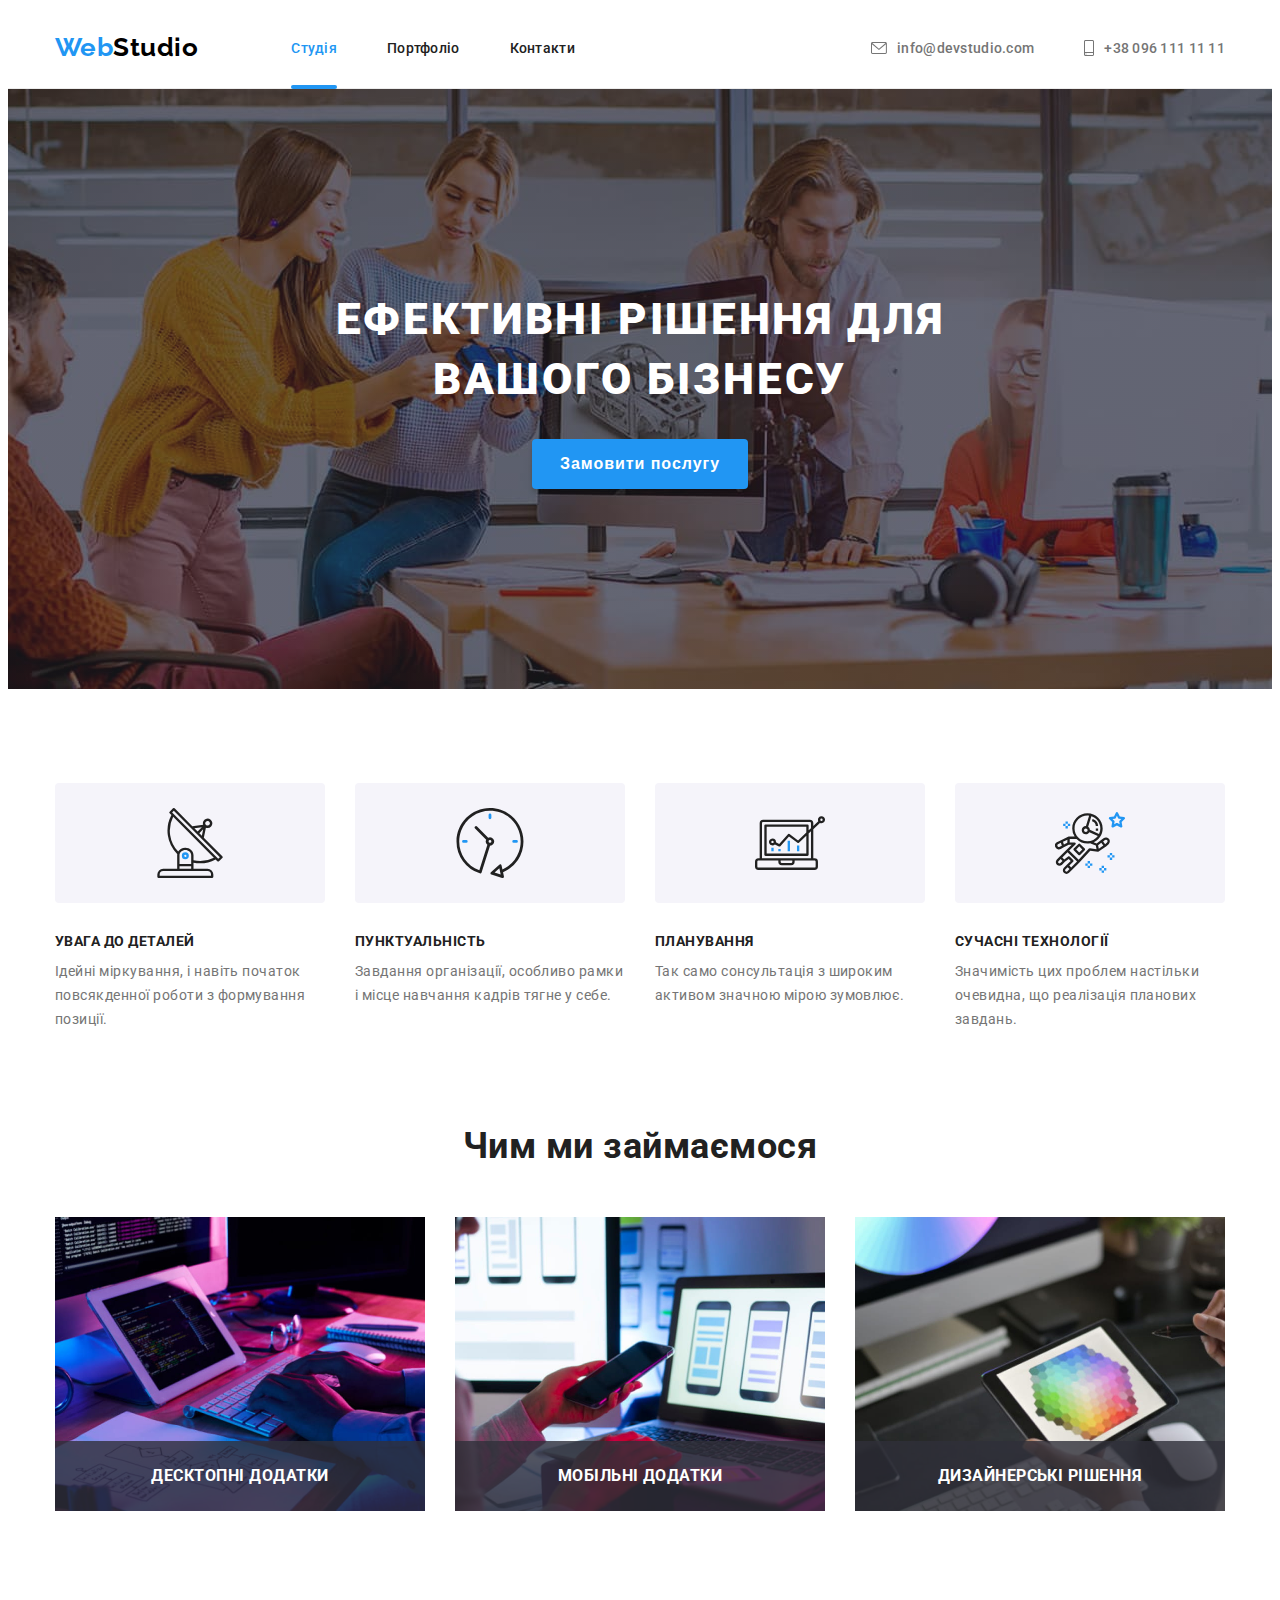
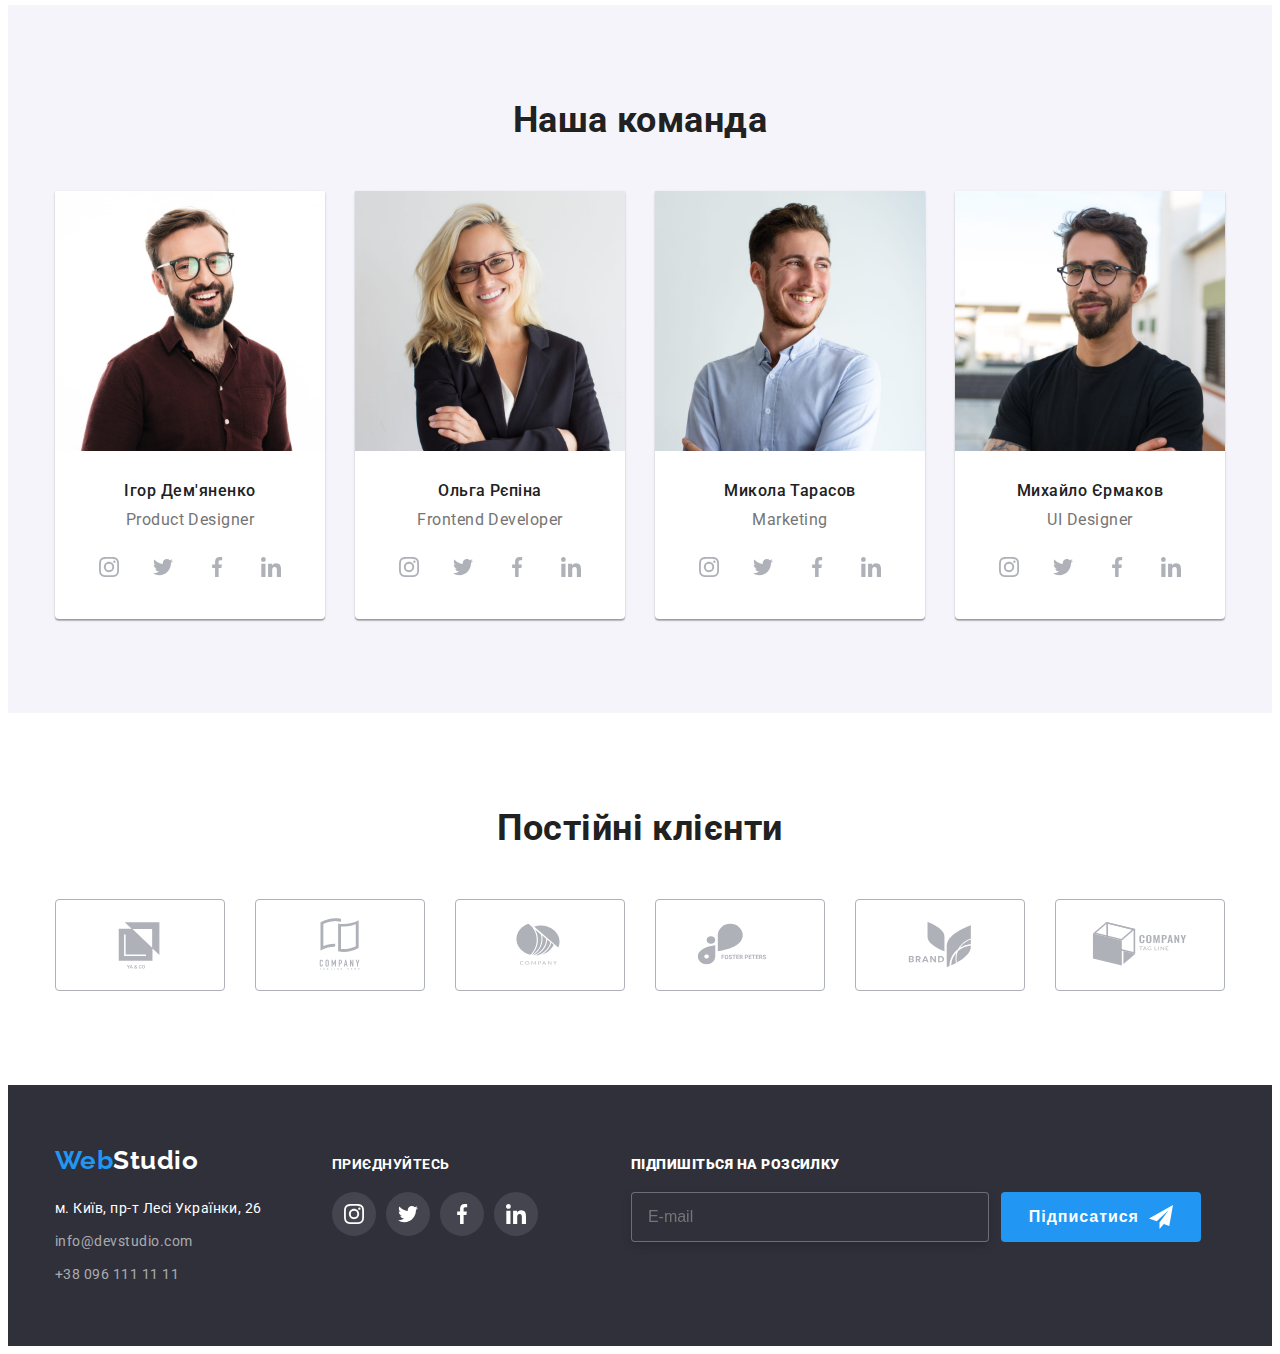
<file: index.html>
<!DOCTYPE html>
<html lang="uk">
  <head>
    <meta charset="UTF-8" />
    <!-- IE10 and below only -->
    <meta http-equiv="X-UA-Compatible" content="IE=edge" />
    <meta name="viewport" content="width=device-width, initial-scale=1.0" />
    <title>WebStudio</title>
    <!-- Fonts -->
    <link rel="preconnect" href="https://fonts.googleapis.com" />
    <link rel="preconnect" href="https://fonts.gstatic.com" crossorigin />
    <link
      href="https://fonts.googleapis.com/css2?family=Raleway:wght@700&family=Roboto:wght@400;500;700;900&display=swap"
      rel="stylesheet"
    />
    <!-- Modern-normalize -->
    <link
      rel="stylesheet"
      href="https://cdnjs.cloudflare.com/ajax/libs/modern-normalize/1.1.0/modern-normalize.min.css"
      integrity="sha512-wpPYUAdjBVSE4KJnH1VR1HeZfpl1ub8YT/NKx4PuQ5NmX2tKuGu6U/JRp5y+Y8XG2tV+wKQpNHVUX03MfMFn9Q=="
      crossorigin="anonymous"
      referrerpolicy="no-referrer"
    />
    <!-- Custom styles -->
    <link rel="stylesheet" href="./css/main.min.css" />
  </head>
  <body>
    <!-- WebStudio header -->
    <header class="header">
      <div class="header-container container">
        <a class="logo link" href="./index.html"><span class="accent">Web</span>Studio</a>
        <nav class="nav">
          <ul class="nav__list list">
            <li class="nav__item">
              <a class="nav__link nav__link--current link" href="./index.html">Студія</a>
            </li>
            <li class="nav__item">
              <a class="nav__link link" href="./portfolio.html">Портфоліо</a>
            </li>
            <li class="nav__item">
              <a class="nav__link link" href="/">Контакти</a>
            </li>
          </ul>
        </nav>
        <ul class="header-adress__list list">
          <li class="header-adress__item">
            <a class="header-adress__link link" href="mailto:info@devstudio.com">
              <svg
                class="header-adress__icon"
                width="16"
                height="12"
                href="mailto:info@devstudio.com"
              >
                <use href="./images/icons.svg#mail"></use></svg
              >info@devstudio.com
            </a>
          </li>
          <li class="header-adress__item">
            <a class="header-adress__link link" href="tel:+380961111111">
              <svg class="header-adress__icon" width="10" height="16" href="tel:+380961111111">
                <use href="./images/icons.svg#phone"></use></svg
              >+38 096 111 11 11</a
            >
          </li>
        </ul>
      </div>
    </header>
    <main>
      <!-- Section hero -->
      <section class="hero">
        <div class="container">
          <h1 class="hero__title">ЕФЕКТИВНІ РІШЕННЯ ДЛЯ ВАШОГО БІЗНЕСУ</h1>
          <button class="hero__button" type="button" data-modal-open>Замовити послугу</button>
        </div>
        <!-- Modal window -->
        <div class="backdrop is-hidden" data-modal>
          <div class="modal">
            <button class="modal__button" type="button" data-modal-close>
              <svg width="18" height="18">
                <use href="./images/icons.svg#modal-icon"></use>
              </svg>
            </button>
            <form class="register__form" name="register-form">
              <strong class="register-form__title">Залиште свої дані, ми вам передзвонимо</strong>
              <div class="register-form__group" role="group">
                <label class="register-form__field">
                  <span class="register-form__label">Ім'я</span>
                  <input
                    class="register-form__input"
                    type="text"
                    name="user-name"
                    required
                    minlength="3"
                  />
                  <svg class="register-form__icon" width="18" height="18">
                    <use href="./images/icons.svg#icon-name"></use>
                  </svg>
                </label>
                <label class="register-form__field">
                  <span class="register-form__label">Телефон</span>
                  <input
                    class="register-form__input"
                    type="tel"
                    name="user-phone"
                    required
                    minlength="10"
                  />
                  <svg class="register-form__icon" width="18" height="18">
                    <use href="./images/icons.svg#icon-phone"></use>
                  </svg>
                </label>
                <label class="register-form__field">
                  <span class="register-form__label">Пошта</span>
                  <input
                    class="register-form__input"
                    type="email"
                    name="user-mail"
                    minlength="3"
                    required
                  />
                  <svg class="register-form__icon" width="18" height="18">
                    <use href="./images/icons.svg#icon-email"></use>
                  </svg>
                </label>
                <label class="register-form__field">
                  <span class="register-form__label">Коментар</span>
                  <textarea
                    class="register-form__message"
                    name="user-message"
                    rows="5"
                    placeholder="Введіть текст"
                  ></textarea>
                </label>
              </div>
              <label class="register-form__agreement">
                <input
                  class="register-form__checkbox visually-hidden"
                  type="checkbox"
                  name="user-agreement"
                />
                <svg class="register-form__icons" width="16" height="15">
                  <use
                    class="register-form__icon-checked"
                    href="./images/icons.svg#icon-checked"
                  ></use>
                  <use
                    class="register-form__icon-unchecked"
                    href="./images/icons.svg#icon-unchecked"
                  ></use>
                </svg>
                <span class="register-form__text"
                  >Погоджуюся з розсилкою та приймаю
                  <a class="register-form__link" href="">Умови договору</a></span
                >
              </label>
              <button class="register-form__button" type="submit">Відправити</button>
            </form>
          </div>
        </div>
      </section>
      <!-- Section about business priorities -->
      <section class="about">
        <div class="container">
          <h2 class="visually-hidden">Наші пріорітети</h2>
          <ul class="about__list list">
            <li class="about__item">
              <div class="about__icon-container">
                <svg class="about__icon" width="70" height="70">
                  <use href="./images/icons.svg#antenna"></use>
                </svg>
              </div>
              <h3 class="about__title">Увага до деталей</h3>
              <p class="about__subtitle">
                Ідейні міркування, і навіть початок повсякденної роботи з формування позиції.
              </p>
            </li>
            <li class="about__item">
              <div class="about__icon-container">
                <svg class="about__icon" width="70" height="70">
                  <use href="./images/icons.svg#clock"></use>
                </svg>
              </div>
              <h3 class="about__title">Пунктуальність</h3>
              <p class="about__subtitle">
                Завдання організації, особливо рамки і місце навчання кадрів тягне у себе.
              </p>
            </li>
            <li class="about__item">
              <div class="about__icon-container">
                <svg class="about__icon" width="70" height="70">
                  <use href="./images/icons.svg#diagram"></use>
                </svg>
              </div>
              <h3 class="about__title">Планування</h3>
              <p class="about__subtitle">
                Так само сонсультація з широким активом значною мірою зумовлює.
              </p>
            </li>
            <li class="about__item">
              <div class="about__icon-container">
                <svg class="about-icon" width="70" height="70">
                  <use href="./images/icons.svg#astronaut"></use>
                </svg>
              </div>
              <h3 class="about__title">Сучасні технології</h3>
              <p class="about__subtitle">
                Значимість цих проблем настільки очевидна, що реалізація планових завдань.
              </p>
            </li>
          </ul>
        </div>
      </section>
      <!-- Section about activities -->
      <section class="activity">
        <div class="container">
          <h2 class="activity__title">Чим ми займаємося</h2>
          <ul class="activity__list list">
            <li class="activity__item">
              <div class="activity__wrapper">
                <img
                  class="activity__image"
                  src="./images/image1.jpg"
                  alt="coding"
                  width="370"
                  height="294"
                />
                <div class="activity__name">
                  <h3>Десктопні додатки</h3>
                </div>
              </div>
            </li>
            <li class="activity__item">
              <div class="activity__wrapper">
                <img
                  class="activity__image"
                  src="./images/image2.jpg"
                  alt="mobile app development"
                  width="370"
                  height="294"
                />
                <div class="activity__name">
                  <h3>Мобільні додатки</h3>
                </div>
              </div>
            </li>
            <li class="activity__item">
              <div class="activity__wrapper">
                <img
                  class="activity__image"
                  src="./images/image3.jpg"
                  alt="design"
                  width="370"
                  height="294"
                />
                <div class="activity__name">
                  <h3>Дизайнерські рішення</h3>
                </div>
              </div>
            </li>
          </ul>
        </div>
      </section>
      <!-- Section about working staff and their roles -->
      <section class="team">
        <div class="container">
          <h2 class="team__title">Наша команда</h2>
          <ul class="team__list list">
            <li class="team__item">
              <img src="./images/image4.jpg" alt="product designer" width="270" height="260" />
              <div class="team__wrapper">
                <h3 class="team__members">Ігор Дем'яненко</h3>
                <p class="team__role">Product Designer</p>
                <ul class="socials list">
                  <li class="socials__item">
                    <a
                      class="socials__link link"
                      href="https://instagram.com/"
                      target="_blank"
                      rel="noopener noreferrer"
                      aria-label="instagram"
                    >
                      <svg class="socials__icon" width="20" height="20">
                        <use href="./images/icons.svg#instagram"></use>
                      </svg>
                    </a>
                  </li>
                  <li class="socials__item">
                    <a
                      class="socials__link link"
                      href="https://twitter.com/"
                      target="_blank"
                      rel="noopener noreferrer"
                      aria-label="twitter"
                    >
                      <svg class="socials__icon" width="20" height="20">
                        <use href="./images/icons.svg#twitter"></use>
                      </svg>
                    </a>
                  </li>
                  <li class="socials__item">
                    <a
                      class="socials__link link"
                      href="https://www.facebook.com/"
                      target="_blank"
                      rel="noopener noreferrer"
                      aria-label="facebook"
                    >
                      <svg class="socials__icon" width="20" height="20">
                        <use href="./images/icons.svg#facebook"></use>
                      </svg>
                    </a>
                  </li>
                  <li class="socials__item">
                    <a
                      class="socials__link link"
                      href="https://www.linkedin.com/"
                      target="_blank"
                      rel="noopener noreferrer"
                      aria-label="linkedin"
                    >
                      <svg class="socials__icon" width="20" height="20">
                        <use href="./images/icons.svg#linkedin"></use>
                      </svg>
                    </a>
                  </li>
                </ul>
              </div>
            </li>
            <li class="team__item">
              <img src="./images/image5.jpg" alt="frontend developer" width="270" height="260" />
              <div class="team__wrapper">
                <h3 class="team__members">Ольга Рєпіна</h3>
                <p class="team__role">Frontend Developer</p>
                <ul class="socials list">
                  <li class="socials__item">
                    <a
                      class="socials__link link"
                      href="https://instagram.com/"
                      target="_blank"
                      rel="noopener noreferrer"
                      aria-label="instagram"
                    >
                      <svg class="socials__icon" width="20" height="20">
                        <use href="./images/icons.svg#instagram"></use>
                      </svg>
                    </a>
                  </li>
                  <li class="socials__item">
                    <a
                      class="socials__link link"
                      href="https://twitter.com/"
                      target="_blank"
                      rel="noopener noreferrer"
                      aria-label="twitter"
                    >
                      <svg class="socials__icon" width="20" height="20">
                        <use href="./images/icons.svg#twitter"></use>
                      </svg>
                    </a>
                  </li>
                  <li class="socials__item">
                    <a
                      class="socials__link link"
                      href="https://www.facebook.com/"
                      target="_blank"
                      rel="noopener noreferrer"
                      aria-label="facebook"
                    >
                      <svg class="socials__icon" width="20" height="20">
                        <use href="./images/icons.svg#facebook"></use>
                      </svg>
                    </a>
                  </li>
                  <li class="socials__item">
                    <a
                      class="socials__link link"
                      href="https://www.linkedin.com/"
                      target="_blank"
                      rel="noopener noreferrer"
                      aria-label="linkedin"
                    >
                      <svg class="socials__icon" width="20" height="20">
                        <use href="./images/icons.svg#linkedin"></use>
                      </svg>
                    </a>
                  </li>
                </ul>
              </div>
            </li>
            <li class="team__item">
              <img src="./images/image6.jpg" alt="marketer" width="270" height="260" />
              <div class="team__wrapper">
                <h3 class="team__members">Микола Тарасов</h3>
                <p class="team__role">Marketing</p>
                <ul class="socials list">
                  <li class="socials__item">
                    <a
                      class="socials__link link"
                      href="https://instagram.com/"
                      target="_blank"
                      rel="noopener noreferrer"
                      aria-label="instagram"
                    >
                      <svg class="socials__icon" width="20" height="20">
                        <use href="./images/icons.svg#instagram"></use>
                      </svg>
                    </a>
                  </li>
                  <li class="socials__item">
                    <a
                      class="socials__link link"
                      href="https://twitter.com/"
                      target="_blank"
                      rel="noopener noreferrer"
                      aria-label="twitter"
                    >
                      <svg class="socials__icon" width="20" height="20">
                        <use href="./images/icons.svg#twitter"></use>
                      </svg>
                    </a>
                  </li>
                  <li class="socials__item">
                    <a
                      class="socials__link link"
                      href="https://www.facebook.com/"
                      target="_blank"
                      rel="noopener noreferrer"
                      aria-label="facebook"
                    >
                      <svg class="socials__icon" width="20" height="20">
                        <use href="./images/icons.svg#facebook"></use>
                      </svg>
                    </a>
                  </li>
                  <li class="socials__item">
                    <a
                      class="socials__link link"
                      href="https://www.linkedin.com/"
                      target="_blank"
                      rel="noopener noreferrer"
                      aria-label="linkedin"
                    >
                      <svg class="socials__icon" width="20" height="20">
                        <use href="./images/icons.svg#linkedin"></use>
                      </svg>
                    </a>
                  </li>
                </ul>
              </div>
            </li>
            <li class="team__item">
              <img src="./images/image7.jpg" alt="ui designer" width="270" height="260" />
              <div class="team__wrapper">
                <h3 class="team__members">Михайло Єрмаков</h3>
                <p class="team__role">UI Designer</p>
                <ul class="socials list">
                  <li class="socials__item">
                    <a
                      class="socials__link link"
                      href="https://instagram.com/"
                      target="_blank"
                      rel="noopener noreferrer"
                      aria-label="instagram"
                    >
                      <svg class="socials__icon" width="20" height="20">
                        <use href="./images/icons.svg#instagram"></use>
                      </svg>
                    </a>
                  </li>
                  <li class="socials__item">
                    <a
                      class="socials__link link"
                      href="https://twitter.com/"
                      target="_blank"
                      rel="noopener noreferrer"
                      aria-label="twitter"
                    >
                      <svg class="socials__icon" width="20" height="20">
                        <use href="./images/icons.svg#twitter"></use>
                      </svg>
                    </a>
                  </li>
                  <li class="socials__item">
                    <a
                      class="socials__link link"
                      href="https://www.facebook.com/"
                      target="_blank"
                      rel="noopener noreferrer"
                      aria-label="facebook"
                    >
                      <svg class="socials__icon" width="20" height="20">
                        <use href="./images/icons.svg#facebook"></use>
                      </svg>
                    </a>
                  </li>
                  <li class="socials__item">
                    <a
                      class="socials__link link"
                      href="https://www.linkedin.com/"
                      target="_blank"
                      rel="noopener noreferrer"
                      aria-label="linkedin"
                    >
                      <svg class="socials__icon" width="20" height="20">
                        <use href="./images/icons.svg#linkedin"></use>
                      </svg>
                    </a>
                  </li>
                </ul>
              </div>
            </li>
          </ul>
        </div>
      </section>
      <!-- Section about regular clients -->
      <section class="clients">
        <div class="container">
          <h2 class="clients__title">Постійні клієнти</h2>
          <ul class="clients__list list">
            <li class="clients__item">
              <a
                class="clients__link link"
                href=""
                target="_blank"
                rel="noopener noreferrer"
                aria-label="YA & CO"
              >
                <svg class="clients__icon" width="106" height="60">
                  <use href="./images/icons.svg#client-1"></use></svg
              ></a>
            </li>
            <li class="clients__item">
              <a
                class="clients__link link"
                href=""
                target="_blank"
                rel="noopener noreferrer"
                aria-label="Company Tagline here"
              >
                <svg class="clients__icon" width="106" height="60">
                  <use href="./images/icons.svg#client-2"></use></svg
              ></a>
            </li>
            <li class="clients__item">
              <a
                class="clients__link link"
                href=""
                target="_blank"
                rel="noopener noreferrer"
                aria-label="Company"
              >
                <svg class="clients__icon" width="106" height="60">
                  <use href="./images/icons.svg#client-3"></use></svg
              ></a>
            </li>
            <li class="clients__item">
              <a
                class="clients__link link"
                href=""
                target="_blank"
                rel="noopener noreferrer"
                aria-label="Foster Peters"
              >
                <svg class="clients__icon" width="106" height="60">
                  <use href="./images/icons.svg#client-4"></use></svg
              ></a>
            </li>
            <li class="clients__item">
              <a
                class="clients__link link"
                href=""
                target="_blank"
                rel="noopener noreferrer"
                aria-label="Brand"
              >
                <svg class="clients__icon" width="106" height="60">
                  <use href="./images/icons.svg#client-5"></use></svg
              ></a>
            </li>
            <li class="clients__item">
              <a
                class="clients__link link"
                href=""
                target="_blank"
                rel="noopener noreferrer"
                aria-label="Company Tag Line"
              >
                <svg class="clients__icon" width="106" height="60">
                  <use href="./images/icons.svg#client-6"></use></svg
              ></a>
            </li>
          </ul>
        </div>
      </section>
    </main>

    <!-- WebStudio footer -->

    <footer class="footer">
      <div class="container footer-container">
        <div class="footer__contacts-container">
          <a class="footer-logo link" href="./index.html"><span class="accent">Web</span>Studio</a>
          <address>
            <ul class="footer__list list">
              <li class="footer__item">
                <a class="footer__address-link link" href="/">м. Київ, пр-т Лесі Українки, 26</a>
              </li>
              <li class="footer__item">
                <a class="footer__contact-link link" href="mailto:info@devstudio.com"
                  >info@devstudio.com</a
                >
              </li>
              <li class="footer__item">
                <a class="footer__contact-link link" href="tel:+380961111111">+38 096 111 11 11</a>
              </li>
            </ul>
          </address>
        </div>
        <div class="footer__icons-container">
          <h2 class="footer__subtitle">Приєднуйтесь</h2>
          <ul class="footer__socials list">
            <li class="socials__item">
              <a
                class="footer__socials-link link"
                href="https://instagram.com/"
                target="_blank"
                rel="noopener noreferrer"
                aria-label="instagram"
              >
                <svg class="footer__socials-icon" width="20" height="20">
                  <use href="./images/icons.svg#instagram"></use>
                </svg>
              </a>
            </li>
            <li class="socials__item">
              <a
                class="footer__socials-link link"
                href="https://twitter.com/"
                target="_blank"
                rel="noopener noreferrer"
                aria-label="twitter"
              >
                <svg class="footer__socials-icon" width="20" height="20">
                  <use href="./images/icons.svg#twitter"></use>
                </svg>
              </a>
            </li>
            <li class="socials__item">
              <a
                class="footer__socials-link link"
                href="https://www.facebook.com/"
                target="_blank"
                rel="noopener noreferrer"
                aria-label="facebook"
              >
                <svg class="footer__socials-icon" width="20" height="20">
                  <use href="./images/icons.svg#facebook"></use>
                </svg>
              </a>
            </li>
            <li class="socials__item">
              <a
                class="footer__socials-link link"
                href="https://www.linkedin.com/"
                target="_blank"
                rel="noopener noreferrer"
                aria-label="linkedin"
              >
                <svg class="footer__socials-icon" width="20" height="20">
                  <use href="./images/icons.svg#linkedin"></use>
                </svg>
              </a>
            </li>
          </ul>
        </div>

        <!-- Footer form -->
        <div>
          <form class="footer-form" autocomplete="on">
            <label class="footer-form__email" for="footer-email">
              <strong>Підпишіться на розсилку</strong>
            </label>
            <div class="footer-form__container">
              <input
                class="footer-form__label"
                type="email"
                name="user-email"
                id="footer-email"
                placeholder="E-mail"
              />
              <div>
                <button class="footer-form__button" type="submit">
                  Підписатися
                  <svg class="tg-icon" width="24" height="24">
                    <use href="./images/icons.svg#icon-telegram"></use>
                  </svg>
                </button>
              </div>
            </div>
          </form>
        </div>
      </div>
    </footer>
    <script src="./js/modal.js"></script>
  </body>
</html>
</file>
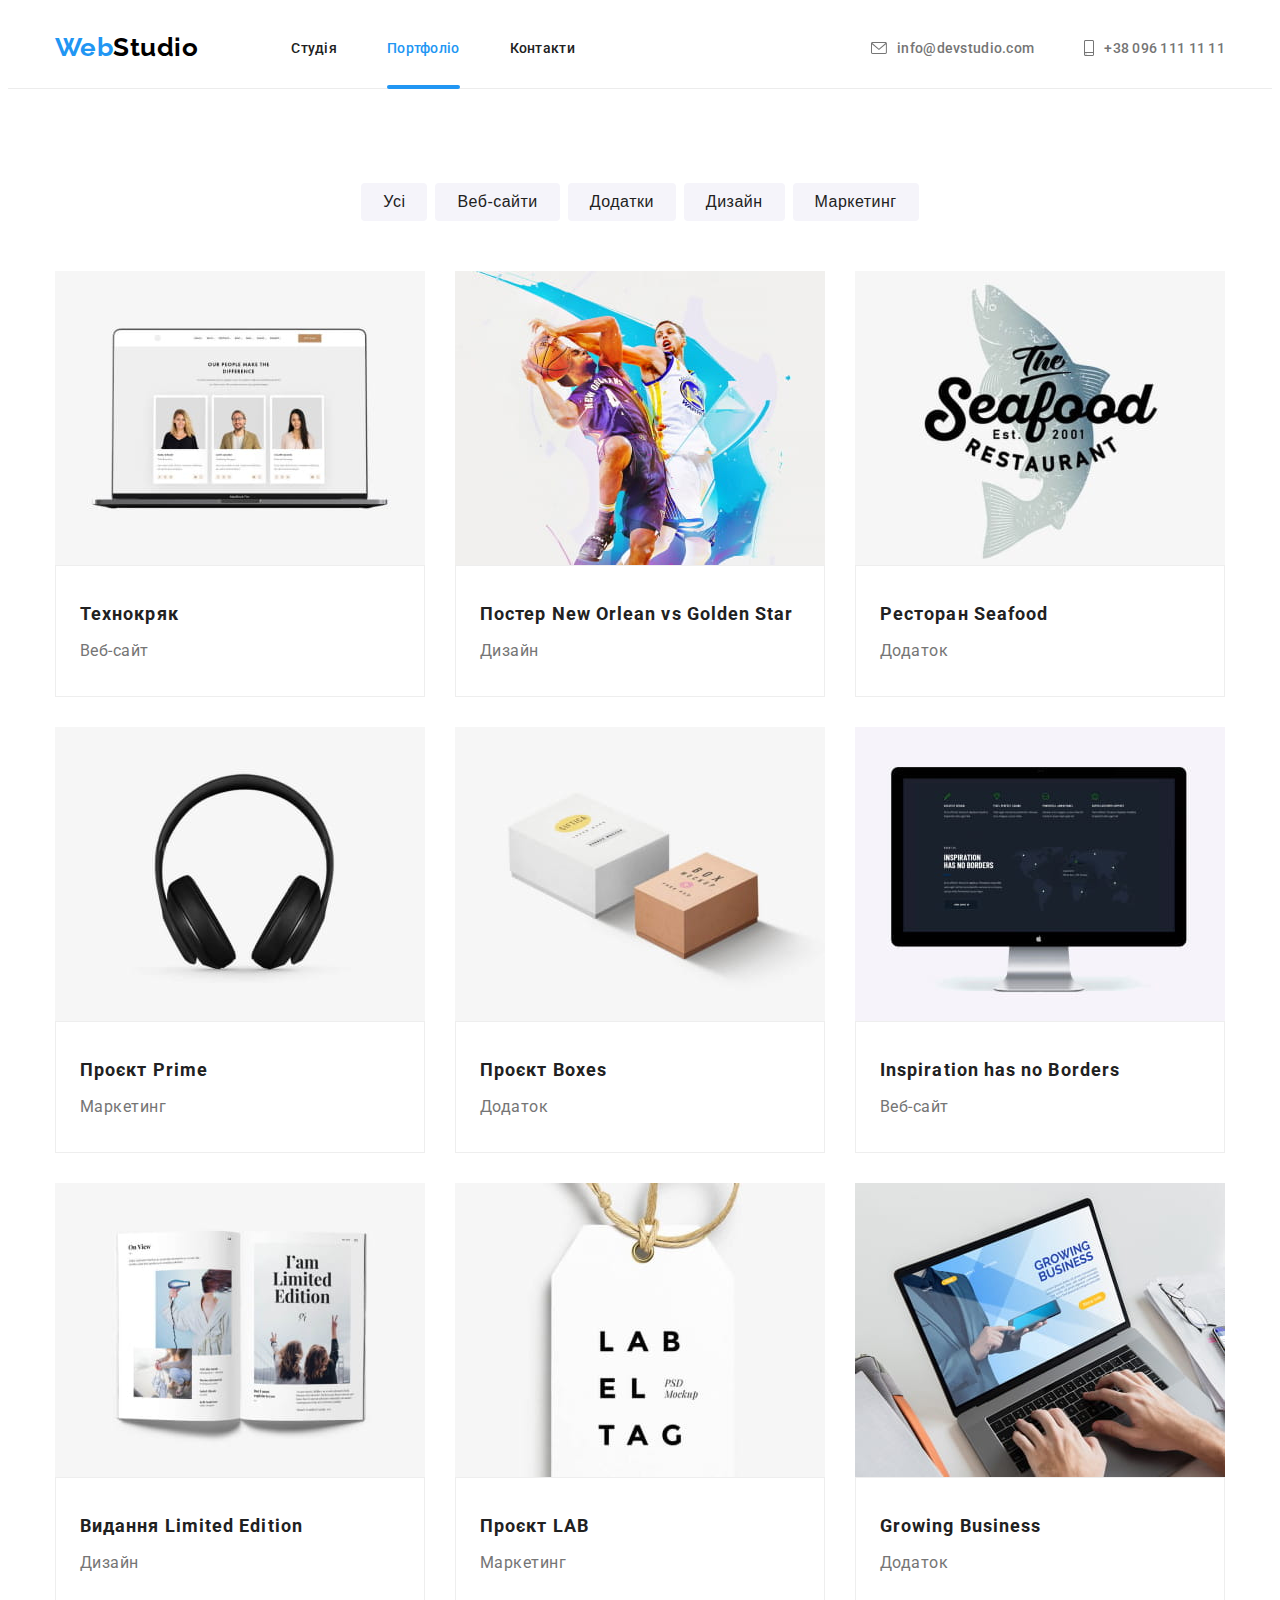
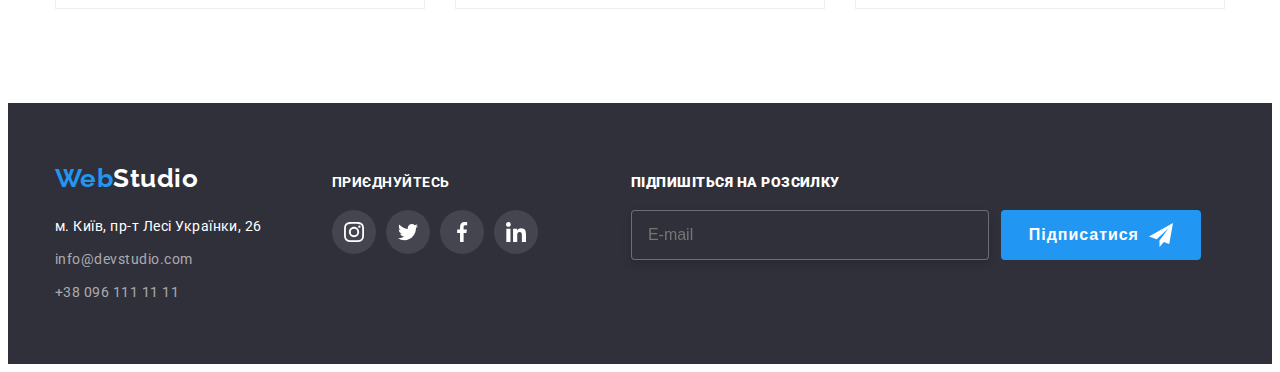
<file: portfolio.html>
<!DOCTYPE html>
<html lang="uk">
  <head>
    <meta charset="UTF-8" />
    <!-- IE10 and below only -->
    <meta http-equiv="X-UA-Compatible" content="IE=edge" />
    <meta name="viewport" content="width=device-width, initial-scale=1.0" />
    <title>Portfolio</title>
    <!-- Fonts -->
    <link rel="preconnect" href="https://fonts.googleapis.com" />
    <link rel="preconnect" href="https://fonts.gstatic.com" crossorigin />
    <link
      href="https://fonts.googleapis.com/css2?family=Raleway:wght@700&family=Roboto:wght@400;500;700;900&display=swap"
      rel="stylesheet"
    />
    <!-- Modern-normalize -->
    <link
      rel="stylesheet"
      href="https://cdnjs.cloudflare.com/ajax/libs/modern-normalize/1.1.0/modern-normalize.min.css"
      integrity="sha512-wpPYUAdjBVSE4KJnH1VR1HeZfpl1ub8YT/NKx4PuQ5NmX2tKuGu6U/JRp5y+Y8XG2tV+wKQpNHVUX03MfMFn9Q=="
      crossorigin="anonymous"
      referrerpolicy="no-referrer"
    />
    <!-- Custom styles -->
    <link rel="stylesheet" href="./css/main.min.css" />
  </head>
  <body>
    <!-- Portfolio header -->
    <header class="header">
      <div class="header-container container">
        <a class="logo link" href="./index.html"><span class="accent">Web</span>Studio</a>
        <nav class="nav">
          <ul class="nav__list list">
            <li class="nav__item">
              <a class="nav__link link" href="./index.html">Студія</a>
            </li>
            <li class="nav__item">
              <a class="nav__link nav__link--current link" href="./portfolio.html">Портфоліо</a>
            </li>
            <li class="nav__item">
              <a class="nav__link link" href="/">Контакти</a>
            </li>
          </ul>
        </nav>
        <ul class="header-adress__list list">
          <li class="header-adress__item">
            <a class="header-adress__link link" href="mailto:info@devstudio.com">
              <svg
                class="header-adress__icon"
                width="16"
                height="12"
                href="mailto:info@devstudio.com"
              >
                <use href="./images/icons.svg#mail"></use></svg
              >info@devstudio.com
            </a>
          </li>
          <li class="header-adress__item">
            <a class="header-adress__link link" href="tel:+380961111111">
              <svg class="header-adress__icon" width="10" height="16" href="tel:+380961111111">
                <use href="./images/icons.svg#phone"></use></svg
              >+38 096 111 11 11</a
            >
          </li>
        </ul>
      </div>
    </header>
    <main>
      <section class="portfolio">
        <div class="container">
          <!-- Buttons -->
          <ul class="portfolio__list list">
            <li class="portfolio__item">
              <button class="portfolio__button" type="button">Усі</button>
            </li>
            <li class="portfolio__item">
              <button class="portfolio__button" type="button">Веб-сайти</button>
            </li>
            <li class="portfolio__item">
              <button class="portfolio__button" type="button">Додатки</button>
            </li>
            <li class="portfolio__item">
              <button class="portfolio__button" type="button">Дизайн</button>
            </li>
            <li class="portfolio__item">
              <button class="portfolio__button" type="button">Маркетинг</button>
            </li>
          </ul>
          <!-- Gallery of works -->
          <h1 class="visually-hidden">Our works</h1>
          <ul class="work__list list">
            <li class="work__item">
              <a class="work__link link" href="" link="">
                <div class="work__thumb">
                  <img
                    class="work__image"
                    src="./images/img-portfolio1.jpg"
                    alt="photo of a team"
                    width="370"
                    height="294"
                  />
                  <div class="work__overlay">
                    <p class="work__overlay-text">
                      Ресурс пропонує комплексні пропозиції з різним рівнем функціоналу та сервісів.
                      Все це дозволить відвідувачу отримати вичерпні відомості про компанію чи
                      приватну особу.
                    </p>
                  </div>
                </div>
                <div class="work__wrapper">
                  <h2 class="work__title">Технокряк</h2>
                  <p class="work__subtitle">Веб-сайт</p>
                </div>
              </a>
            </li>
            <li class="work__item">
              <a class="work__link link" href="" link="">
                <div class="work__thumb">
                  <img
                    class="work__image"
                    src="./images/img-portfolio2.jpg"
                    alt="photo of basketball
            players"
                    width="370"
                    height="294"
                  />
                  <div class="work__overlay">
                    <p class="work__overlay-text">
                      Ресурс пропонує комплексні пропозиції з різним рівнем функціоналу та сервісів.
                      Все це дозволить відвідувачу отримати вичерпні відомості про компанію чи
                      приватну особу.
                    </p>
                  </div>
                </div>
                <div class="work__wrapper">
                  <h2 class="work__title">Постер New Orlean vs Golden Star</h2>
                  <p class="work__subtitle">Дизайн</p>
                </div>
              </a>
            </li>
            <li class="work__item">
              <a class="work__link link" href="" link="">
                <div class="work__thumb">
                  <img
                    class="work__image"
                    src="./images/img-portfolio3.jpg"
                    alt="logo of seafood
            restaurant"
                    width="370"
                    height="294"
                  />
                  <div class="work__overlay">
                    <p class="work__overlay-text">
                      Ресурс пропонує комплексні пропозиції з різним рівнем функціоналу та сервісів.
                      Все це дозволить відвідувачу отримати вичерпні відомості про компанію чи
                      приватну особу.
                    </p>
                  </div>
                </div>
                <div class="work__wrapper">
                  <h2 class="work__title">Ресторан Seafood</h2>
                  <p class="work__subtitle">Додаток</p>
                </div>
              </a>
            </li>
            <li class="work__item">
              <a class="work__link link" href="" link="">
                <div class="work__thumb">
                  <img
                    class="work__image"
                    src="./images/img-portfolio4.jpg"
                    alt="photo of headphones"
                    width="370"
                    height="294"
                  />
                  <div class="work__overlay">
                    <p class="work__overlay-text">
                      Ресурс пропонує комплексні пропозиції з різним рівнем функціоналу та сервісів.
                      Все це дозволить відвідувачу отримати вичерпні відомості про компанію чи
                      приватну особу.
                    </p>
                  </div>
                </div>
                <div class="work__wrapper">
                  <h2 class="work__title">Проєкт Prime</h2>
                  <p class="work__subtitle">Маркетинг</p>
                </div>
              </a>
            </li>
            <li class="work__item">
              <a class="work__link link" href="" link="">
                <div class="work__thumb">
                  <img
                    class="work__image"
                    src="./images/img-portfolio5.jpg"
                    alt="photo of boxes"
                    width="370"
                    height="294"
                  />
                  <div class="work__overlay">
                    <p class="work__overlay-text">
                      Ресурс пропонує комплексні пропозиції з різним рівнем функціоналу та сервісів.
                      Все це дозволить відвідувачу отримати вичерпні відомості про компанію чи
                      приватну особу.
                    </p>
                  </div>
                </div>
                <div class="work__wrapper">
                  <h2 class="work__title">Проєкт Boxes</h2>
                  <p class="work__subtitle">Додаток</p>
                </div>
              </a>
            </li>
            <li class="work__item">
              <a class="work__link link" href="" link="">
                <div class="work__thumb">
                  <img
                    class="work__image"
                    src="./images/img-portfolio6.jpg"
                    alt="photo of a website"
                    width="370"
                    height="294"
                  />
                  <div class="work__overlay">
                    <p class="work__overlay-text">
                      Ресурс пропонує комплексні пропозиції з різним рівнем функціоналу та сервісів.
                      Все це дозволить відвідувачу отримати вичерпні відомості про компанію чи
                      приватну особу.
                    </p>
                  </div>
                </div>
                <div class="work__wrapper">
                  <h2 class="work__title">Inspiration has no Borders</h2>
                  <p class="work__subtitle">Веб-сайт</p>
                </div>
              </a>
            </li>
            <li class="work__item">
              <a class="work__link link" href="" link="">
                <div class="work__thumb">
                  <img
                    class="work__image"
                    src="./images/img-portfolio7.jpg"
                    alt="photo of a book"
                    width="370"
                    height="294"
                  />
                  <div class="work__overlay">
                    <p class="work__overlay-text">
                      Ресурс пропонує комплексні пропозиції з різним рівнем функціоналу та сервісів.
                      Все це дозволить відвідувачу отримати вичерпні відомості про компанію чи
                      приватну особу.
                    </p>
                  </div>
                </div>
                <div class="work__wrapper">
                  <h2 class="work__title">Видання Limited Edition</h2>
                  <p class="work__subtitle">Дизайн</p>
                </div>
              </a>
            </li>
            <li class="work__item">
              <a class="work__link link" href="" link="">
                <div class="work__thumb">
                  <img
                    class="work__image"
                    src="./images/img-portfolio8.jpg"
                    alt="photo of a tag"
                    width="370"
                    height="294"
                  />
                  <div class="work__overlay">
                    <p class="work__overlay-text">
                      Ресурс пропонує комплексні пропозиції з різним рівнем функціоналу та сервісів.
                      Все це дозволить відвідувачу отримати вичерпні відомості про компанію чи
                      приватну особу.
                    </p>
                  </div>
                </div>
                <div class="work__wrapper">
                  <h2 class="work__title">Проєкт LAB</h2>
                  <p class="work__subtitle">Маркетинг</p>
                </div>
              </a>
            </li>
            <li class="work__item">
              <a class="work__link link" href="" link="">
                <div class="work__thumb">
                  <img
                    class="work__image"
                    src="./images/img-portfolio9.jpg"
                    alt="photo of person
            working on computer"
                    width="370"
                    height="294"
                  />
                  <div class="work__overlay">
                    <p class="work__overlay-text">
                      Ресурс пропонує комплексні пропозиції з різним рівнем функціоналу та сервісів.
                      Все це дозволить відвідувачу отримати вичерпні відомості про компанію чи
                      приватну особу.
                    </p>
                  </div>
                </div>
                <div class="work__wrapper">
                  <h2 class="work__title">Growing Business</h2>
                  <p class="work__subtitle">Додаток</p>
                </div>
              </a>
            </li>
          </ul>
        </div>
      </section>
    </main>

    <!-- Portfolio footer -->
    <footer class="footer">
      <div class="container footer-container">
        <div class="footer__contacts-container">
          <a class="footer-logo link" href="./index.html"><span class="accent">Web</span>Studio</a>
          <address>
            <ul class="footer__list list">
              <li class="footer__item">
                <a class="footer__address-link link" href="/">м. Київ, пр-т Лесі Українки, 26</a>
              </li>
              <li class="footer__item">
                <a class="footer__contact-link link" href="mailto:info@devstudio.com"
                  >info@devstudio.com</a
                >
              </li>
              <li class="footer__item">
                <a class="footer__contact-link link" href="tel:+380961111111">+38 096 111 11 11</a>
              </li>
            </ul>
          </address>
        </div>
        <div class="footer__icons-container">
          <h2 class="footer__subtitle">Приєднуйтесь</h2>
          <ul class="footer__socials list">
            <li class="socials__item">
              <a
                class="footer__socials-link link"
                href="https://instagram.com/"
                target="_blank"
                rel="noopener noreferrer"
                aria-label="instagram"
              >
                <svg class="footer__socials-icon" width="20" height="20">
                  <use href="./images/icons.svg#instagram"></use>
                </svg>
              </a>
            </li>
            <li class="socials__item">
              <a
                class="footer__socials-link link"
                href="https://twitter.com/"
                target="_blank"
                rel="noopener noreferrer"
                aria-label="twitter"
              >
                <svg class="footer__socials-icon" width="20" height="20">
                  <use href="./images/icons.svg#twitter"></use>
                </svg>
              </a>
            </li>
            <li class="socials__item">
              <a
                class="footer__socials-link link"
                href="https://www.facebook.com/"
                target="_blank"
                rel="noopener noreferrer"
                aria-label="facebook"
              >
                <svg class="footer__socials-icon" width="20" height="20">
                  <use href="./images/icons.svg#facebook"></use>
                </svg>
              </a>
            </li>
            <li class="socials__item">
              <a
                class="footer__socials-link link"
                href="https://www.linkedin.com/"
                target="_blank"
                rel="noopener noreferrer"
                aria-label="linkedin"
              >
                <svg class="footer__socials-icon" width="20" height="20">
                  <use href="./images/icons.svg#linkedin"></use>
                </svg>
              </a>
            </li>
          </ul>
        </div>

        <!-- Footer form -->
        <div>
          <form class="footer-form" autocomplete="on">
            <label class="footer-form__email" for="footer-email">
              <strong>Підпишіться на розсилку</strong>
            </label>
            <div class="footer-form__container">
              <input
                class="footer-form__label"
                type="email"
                name="email"
                id="footer-email"
                placeholder="E-mail"
              />
              <div>
                <button class="footer-form__button" type="submit">
                  Підписатися
                  <svg class="tg-icon" width="24" height="24">
                    <use href="./images/icons.svg#icon-telegram"></use>
                  </svg>
                </button>
              </div>
            </div>
          </form>
        </div>
      </div>
    </footer>
  </body>
</html>
</file>
<file: css/main.min.css>
:root{--main-font: "Roboto", sans-serif;--secondary-font: "Raleway", sans-serif;--main-text-color: #212121;--secondary-text-color: #757575;--white-text-color: #ffffff;--black-text-color: #000000;--main-background-color: #2f303a;--secondary-background-color: #f5f4fa;--additional-background-color: #f5f5f5;--accent-color: #2196f3;--active-btn-color: #188ce8;--contact-links-color: rgba(255, 255, 255, 0.6);--light-color1: #ececec;--light-color2: #eeeeee;--timing-function: cubic-bezier(0.4, 0, 0.2, 1)}body{font-family:var(--main-font);color:var(--main-text-color);letter-spacing:.03em}img{display:block;width:100%;height:auto}.html{-webkit-box-sizing:border-box;box-sizing:border-box}*,*::after,*::before{-webkit-box-sizing:inherit;box-sizing:inherit}h1,h2,h3,h4,h5,h6,p{margin:0}.link{text-decoration:none}.list{list-style:none;padding:0;margin:0}.container{width:1200px;padding-left:15px;padding-right:15px;margin-left:auto;margin-right:auto;-webkit-box-sizing:border-box;box-sizing:border-box}.visually-hidden{position:absolute;width:1px;height:1px;margin:-1px;border:0;padding:0;white-space:nowrap;-webkit-clip-path:inset(100%);clip-path:inset(100%);clip:rect(0 0 0 0);overflow:hidden}.header{border-bottom:1px solid #ececec}.header-container{display:-webkit-box;display:-ms-flexbox;display:flex;-webkit-box-align:center;-ms-flex-align:center;align-items:center}.accent{color:var(--accent-color)}.logo{display:block;padding-top:24px;padding-bottom:25px;margin-right:93px;font-family:var(--secondary-font);color:var(--black-text-color);font-weight:700;font-size:26px;line-height:1.1923076923}.nav{margin-right:auto}.nav__list{display:-webkit-box;display:-ms-flexbox;display:flex;-webkit-box-align:center;-ms-flex-align:center;align-items:center;gap:50px}.nav__link{display:block;padding-top:32px;padding-bottom:32px;font-weight:500;font-size:14px;line-height:1.1428571429;letter-spacing:.02em;color:var(--main-text-color);-webkit-transition-timing-function:var(--timing-function);transition-timing-function:var(--timing-function);-webkit-transition-duration:250ms;transition-duration:250ms;-webkit-transition-property:color;transition-property:color}.nav__link:hover,.nav__link:focus{color:var(--accent-color)}.nav__link--current{color:var(--accent-color)}.nav__link--current::after{content:"";display:block;width:100%;height:4px;background-color:var(--accent-color);position:absolute;bottom:-1.5%;left:0;border-radius:2px}.nav__item{position:relative}.header-adress__list{display:-webkit-box;display:-ms-flexbox;display:flex;-webkit-box-align:center;-ms-flex-align:center;align-items:center;gap:50px}.header-adress__link{display:-webkit-box;display:-ms-flexbox;display:flex;-webkit-box-align:center;-ms-flex-align:center;align-items:center;gap:10px;padding-top:32px;padding-bottom:32px;font-weight:500;font-size:14px;line-height:1.1428571429;letter-spacing:.02em;color:var(--secondary-text-color);-webkit-transition-timing-function:var(--timing-function);transition-timing-function:var(--timing-function);-webkit-transition-duration:250ms;transition-duration:250ms;-webkit-transition-property:color;transition-property:color}.header-adress__link:hover,.header-adress__link:focus{color:var(--accent-color)}.header-adress__icon{fill:currentColor}.hero{padding-top:200px;padding-bottom:200px;margin-left:auto;margin-right:auto;background-color:var(--main-background-color);background-image:-webkit-gradient(linear, left top, right top, from(rgba(47, 48, 58, 0.4)), to(rgba(47, 48, 58, 0.4))),url(../images/background-image.jpg);background-image:linear-gradient(to right, rgba(47, 48, 58, 0.4) 0%, rgba(47, 48, 58, 0.4) 100%),url(../images/background-image.jpg);background-position:center;background-repeat:no-repeat;background-size:cover;max-width:1600px}.hero__title{width:696px;margin-left:auto;margin-right:auto;margin-bottom:30px;font-weight:900;font-size:44px;line-height:1.3636363636;text-align:center;letter-spacing:.06em;text-transform:uppercase;color:var(--white-text-color)}.hero__button{width:216px;min-height:50px;border-radius:4px;font-weight:700;font-size:16px;line-height:1.875;text-align:center;letter-spacing:.06em;color:var(--white-text-color);background:var(--accent-color);margin:0 auto;display:block;border:0;cursor:pointer;-webkit-box-shadow:0px 4px 4px rgba(0,0,0,.15);box-shadow:0px 4px 4px rgba(0,0,0,.15)}.hero__button:active{background-color:var(--active-btn-color)}.backdrop{position:fixed;top:0;left:0;width:100%;height:100%;background-color:rgba(0,0,0,.2);-webkit-transition-property:opacity,visibility;transition-property:opacity,visibility;-webkit-transition-duration:250ms;transition-duration:250ms;-webkit-transition-timing-function:var(--timing-function);transition-timing-function:var(--timing-function);z-index:10}.backdrop.is-hidden{opacity:0;pointer-events:none;visibility:hidden}.modal{-webkit-box-sizing:border-box;box-sizing:border-box;padding:40px;position:absolute;top:50%;left:50%;width:528px;height:581px;-webkit-transform:translate(-50%, -50%);transform:translate(-50%, -50%);-webkit-transition-property:opacity,visibility;transition-property:opacity,visibility;background-color:var(--white-text-color);-webkit-box-shadow:0px 1px 3px rgba(0,0,0,.12),0px 1px 1px rgba(0,0,0,.14),0px 2px 1px rgba(0,0,0,.2);box-shadow:0px 1px 3px rgba(0,0,0,.12),0px 1px 1px rgba(0,0,0,.14),0px 2px 1px rgba(0,0,0,.2);border-radius:4px}.modal__button{position:absolute;top:8px;right:8px;width:30px;height:30px;border:1px solid rgba(0,0,0,.1);border-radius:50%;padding:0;display:-webkit-box;display:-ms-flexbox;display:flex;-webkit-box-align:center;-ms-flex-align:center;align-items:center;-webkit-box-pack:center;-ms-flex-pack:center;justify-content:center;background-color:var(--white-text-color);cursor:pointer;-webkit-transition-property:fill;transition-property:fill;-webkit-transition-duration:250ms;transition-duration:250ms;-webkit-transition-timing-function:var(--timing-function);transition-timing-function:var(--timing-function)}.modal__button:hover,.modal__button:focus{fill:var(--accent-color)}.register-form__title{display:block;text-align:center;font-weight:700;font-size:20px;line-height:1.15;margin-bottom:12px}.register-form__group{width:448px;height:342px;margin-bottom:20px}.register-form__field{position:relative;display:block;margin-bottom:10px}.register-form__label{display:block;font-size:12px;line-height:1.1666666667;letter-spacing:.01em;margin-bottom:4px;color:var(--secondary-text-color)}.register-form__input{width:100%;height:40px;padding-left:42px;padding-right:2px;border:1px solid rgba(33,33,33,.2);border-radius:4px;outline:rgba(0,0,0,0);-webkit-transition-property:border-color;transition-property:border-color;-webkit-transition-duration:250ms;transition-duration:250ms;-webkit-transition-timing-function:var(--timing-function);transition-timing-function:var(--timing-function)}.register-form__input:focus{border-color:var(--accent-color)}.register-form__input:hover{cursor:pointer}.register-form__icon{position:absolute;bottom:11px;left:12px;-webkit-transition-property:fill;transition-property:fill;-webkit-transition-duration:250ms;transition-duration:250ms;-webkit-transition-timing-function:var(--timing-function);transition-timing-function:var(--timing-function)}.register-form__input:focus+.register-form__icon{fill:var(--accent-color)}.register-form__message{display:block;resize:none;outline:rgba(0,0,0,0);width:100%;height:120px;padding-top:12px;padding-left:16px;padding-right:28px;border:1px solid rgba(33,33,33,.2);border-radius:4px;-webkit-transition-property:border-color;transition-property:border-color;-webkit-transition-duration:250ms;transition-duration:250ms;-webkit-transition-timing-function:var(--timing-function);transition-timing-function:var(--timing-function)}.register-form__message:focus{border-color:var(--accent-color)}.register-form__message:hover{cursor:pointer}.register-form__message::-webkit-input-placeholder{font-size:12px;line-height:1.1666666667;letter-spacing:.01em;color:rgba(117,117,117,.5)}.register-form__message::-moz-placeholder{font-size:12px;line-height:1.1666666667;letter-spacing:.01em;color:rgba(117,117,117,.5)}.register-form__message:-ms-input-placeholder{font-size:12px;line-height:1.1666666667;letter-spacing:.01em;color:rgba(117,117,117,.5)}.register-form__message::-ms-input-placeholder{font-size:12px;line-height:1.1666666667;letter-spacing:.01em;color:rgba(117,117,117,.5)}.register-form__message::placeholder{font-size:12px;line-height:1.1666666667;letter-spacing:.01em;color:rgba(117,117,117,.5)}.register-form__agreement{display:-webkit-box;display:-ms-flexbox;display:flex;gap:9px;-webkit-box-align:center;-ms-flex-align:center;align-items:center;-webkit-box-pack:center;-ms-flex-pack:center;justify-content:center;margin-bottom:30px}.register-form__icon-checked{opacity:0}.register-form__checkbox:checked+.register-form__icons .register-form__icon-checked{opacity:1}.register-form__icon-unchecked{opacity:1}.register-form__checkbox:checked+.register-form__icons .register-form__icon-unchecked{opacity:0}.register-form__text{-webkit-user-select:none;-moz-user-select:none;-ms-user-select:none;user-select:none;font-size:14px;line-height:1.7142857143;color:var(--secondary-text-color)}.register-form__link{color:var(--accent-color)}.register-form__button{display:block;margin:0 auto;width:200px;min-height:50px;border-radius:4px;font-weight:700;font-size:16px;line-height:1.875;text-align:center;letter-spacing:.06em;color:var(--white-text-color);background:var(--accent-color);border:0;cursor:pointer;-webkit-box-shadow:0px 4px 4px rgba(0,0,0,.15);box-shadow:0px 4px 4px rgba(0,0,0,.15)}.about{padding-top:94px;padding-bottom:94px}.about__list{display:-webkit-box;display:-ms-flexbox;display:flex;gap:30px}.about__item{width:270px}.about__icon-container{display:-webkit-box;display:-ms-flexbox;display:flex;background-color:var(--secondary-background-color);height:120px;-webkit-box-align:center;-ms-flex-align:center;align-items:center;-webkit-box-pack:center;-ms-flex-pack:center;justify-content:center;border-radius:4px;margin-bottom:30px}.about__title{margin-bottom:10px;font-size:14px;line-height:1.1428571429;text-transform:uppercase;color:var(--main-text-color)}.about__subtitle{font-size:14px;line-height:1.7142857143;color:var(--secondary-text-color)}.activity{padding-bottom:94px}.activity__title{margin-bottom:50px;font-size:36px;line-height:1.1666666667;text-align:center;color:var(--main-text-color)}.activity__list{display:-webkit-box;display:-ms-flexbox;display:flex;gap:30px}.activity__wrapper{position:relative}.activity__name{display:-webkit-box;display:-ms-flexbox;display:flex;-webkit-box-align:center;-ms-flex-align:center;align-items:center;-webkit-box-pack:center;-ms-flex-pack:center;justify-content:center;position:absolute;bottom:0;right:0;color:var(--white-text-color);background-color:rgba(47,48,58,.8);width:100%;height:70px;text-transform:uppercase;font-size:14px;line-height:1.1428571429}.team{padding-top:94px;padding-bottom:94px;background-color:var(--secondary-background-color)}.team__list{display:-webkit-box;display:-ms-flexbox;display:flex;gap:30px}.team__item{background-color:var(--white-text-color);-webkit-box-shadow:0px 1px 3px rgba(0,0,0,.12),0px 1px 1px rgba(0,0,0,.14),0px 2px 1px rgba(0,0,0,.2);box-shadow:0px 1px 3px rgba(0,0,0,.12),0px 1px 1px rgba(0,0,0,.14),0px 2px 1px rgba(0,0,0,.2);border-radius:0px 0px 4px 4px}.team__title{margin-bottom:50px;font-size:36px;line-height:1.1666666667;text-align:center;color:var(--main-text-color)}.team__wrapper{padding:30px}.team__members{margin-bottom:10px;font-weight:500;font-size:16px;line-height:1.1875;text-align:center;color:var(--main-text-color)}.team__role{margin-bottom:16px;font-size:16px;line-height:1.1875;text-align:center;color:var(--secondary-text-color)}.socials{display:-webkit-box;display:-ms-flexbox;display:flex;gap:10px;-webkit-box-pack:center;-ms-flex-pack:center;justify-content:center}.socials__link{display:-webkit-box;display:-ms-flexbox;display:flex;-webkit-box-align:center;-ms-flex-align:center;align-items:center;-webkit-box-pack:center;-ms-flex-pack:center;justify-content:center;width:44px;height:44px;border-radius:50%;color:#afb1b8;-webkit-transition-timing-function:var(--timing-function);transition-timing-function:var(--timing-function);-webkit-transition-duration:250ms;transition-duration:250ms;-webkit-transition-property:color,background-color;transition-property:color,background-color}.socials__link:hover,.socials__link:focus{color:var(--white-text-color);background-color:var(--accent-color)}.socials__icon{fill:currentColor}.clients{padding-top:94px;padding-bottom:94px}.clients__title{font-size:36px;line-height:1.1666666667;text-align:center;padding-bottom:50px}.clients__list{display:-webkit-box;display:-ms-flexbox;display:flex;-webkit-box-pack:center;-ms-flex-pack:center;justify-content:center;gap:30px}.clients__item{width:170px;height:92px}.clients__link{display:-webkit-box;display:-ms-flexbox;display:flex;border:1px solid #afb1b8;border-radius:4px;-webkit-box-align:center;-ms-flex-align:center;align-items:center;-webkit-box-pack:center;-ms-flex-pack:center;justify-content:center;width:100%;height:100%;color:#afb1b8;-webkit-transition-timing-function:var(--timing-function);transition-timing-function:var(--timing-function);-webkit-transition-duration:250ms;transition-duration:250ms;-webkit-transition-property:border-color;transition-property:border-color}.clients__link:hover,.clients__link:focus{border-color:var(--accent-color)}.clients__icon{-webkit-transition-timing-function:var(--timing-function);transition-timing-function:var(--timing-function);-webkit-transition-duration:250ms;transition-duration:250ms;-webkit-transition-property:fill;transition-property:fill}.clients__link:hover .clients__icon,.clients__link:focus .clients__icon{fill:var(--accent-color)}.clients__icon{fill:currentColor}.portfolio{padding-top:94px;padding-bottom:94px}.portfolio__list{display:-webkit-box;display:-ms-flexbox;display:flex;-webkit-box-pack:center;-ms-flex-pack:center;justify-content:center;gap:8px;margin-bottom:50px}.portfolio__button{padding:6px 22px;font-weight:500;font-size:16px;line-height:1.625;background:var(--secondary-background-color);text-align:center;letter-spacing:.03em;color:var(--main-text-color);border:0;cursor:pointer;border-radius:4px;-webkit-transition-timing-function:var(--timing-function);transition-timing-function:var(--timing-function);-webkit-transition-duration:250ms;transition-duration:250ms;-webkit-transition-property:background-color,color,-webkit-box-shadow;transition-property:background-color,color,-webkit-box-shadow;transition-property:box-shadow,background-color,color;transition-property:box-shadow,background-color,color,-webkit-box-shadow}.portfolio__button:hover,.portfolio__button:focus{-webkit-box-shadow:0px 3px 1px rgba(0,0,0,.1),0px 1px 2px rgba(0,0,0,.08),0px 2px 2px rgba(0,0,0,.12);box-shadow:0px 3px 1px rgba(0,0,0,.1),0px 1px 2px rgba(0,0,0,.08),0px 2px 2px rgba(0,0,0,.12);background-color:var(--accent-color);color:var(--white-text-color)}.portfolio__button:active{background-color:var(--active-btn-color)}.work__list{display:-webkit-box;display:-ms-flexbox;display:flex;-ms-flex-wrap:wrap;flex-wrap:wrap;gap:30px}.work__item{-ms-flex-preferred-size:calc((100% - 60px)/3);flex-basis:calc((100% - 60px)/3)}.work__link{display:inline-block;-webkit-transition-timing-function:var(--timing-function);transition-timing-function:var(--timing-function);-webkit-transition-duration:250ms;transition-duration:250ms;-webkit-transition-property:-webkit-box-shadow;transition-property:-webkit-box-shadow;transition-property:box-shadow;transition-property:box-shadow, -webkit-box-shadow}.work__link:hover,.work__link:focus{-webkit-box-shadow:0px 1px 1px rgba(0,0,0,.12),0px 4px 4px rgba(0,0,0,.06),1px 4px 6px rgba(0,0,0,.16);box-shadow:0px 1px 1px rgba(0,0,0,.12),0px 4px 4px rgba(0,0,0,.06),1px 4px 6px rgba(0,0,0,.16)}.work__thumb{position:relative;overflow:hidden}.work__overlay{-webkit-transform:translateY(100%);transform:translateY(100%);display:-webkit-box;display:-ms-flexbox;display:flex;-webkit-box-align:center;-ms-flex-align:center;align-items:center;-webkit-box-pack:center;-ms-flex-pack:center;justify-content:center;position:absolute;top:0;left:0;background-color:rgba(33,150,243,.9);width:100%;height:100%;padding:63px 24px;-webkit-transition-property:-webkit-transform;transition-property:-webkit-transform;transition-property:transform;transition-property:transform, -webkit-transform;-webkit-transition-duration:250ms;transition-duration:250ms;-webkit-transition-timing-function:var(--timing-function);transition-timing-function:var(--timing-function)}.work__item:hover .work__overlay{-webkit-transform:translateY(0);transform:translateY(0)}.work__overlay-text{font-size:18px;line-height:1.5555555556;color:var(--white-text-color)}.work__wrapper{padding:30px 0;border:1px solid var(--light-color2)}.work__title{margin-bottom:4px;margin-left:24px;text-align:left;font-size:18px;line-height:2;letter-spacing:.06em;color:var(--main-text-color)}.work__subtitle{margin-left:24px;text-align:left;font-size:16px;line-height:1.875;color:var(--secondary-text-color)}.footer{background-color:var(--main-background-color);padding-top:60px;padding-bottom:60px}.footer-container{display:-webkit-box;display:-ms-flexbox;display:flex;-webkit-box-align:baseline;-ms-flex-align:baseline;align-items:baseline}.footer__contacts-container{margin-right:70px}.footer-logo{display:block;margin-bottom:20px;font-family:var(--secondary-font);color:var(--white-text-color);font-weight:700;font-size:26px;line-height:1.1923076923}.footer__item:not(:last-child){margin-bottom:9px}.footer__address-link{display:block;font-style:normal;font-size:14px;line-height:1.7142857143;color:var(--white-text-color);-webkit-transition-property:color;transition-property:color;-webkit-transition-duration:250ms;transition-duration:250ms;-webkit-transition-timing-function:var(--timing-function);transition-timing-function:var(--timing-function)}.footer__address-link:hover,.footer__address-link:focus{color:var(--accent-color)}.footer__contact-link{display:block;font-style:normal;font-size:14px;line-height:1.7142857143;color:var(--contact-links-color);-webkit-transition-property:color;transition-property:color;-webkit-transition-duration:250ms;transition-duration:250ms;-webkit-transition-timing-function:var(--timing-function);transition-timing-function:var(--timing-function)}.footer__contact-link:hover,.footer__contact-link:focus{color:var(--accent-color)}.footer__icons-container{margin-right:93px}.footer__subtitle{margin-bottom:20px;font-size:14px;line-height:1.1428571429;text-transform:uppercase;color:var(--white-text-color)}.footer__socials{display:-webkit-box;display:-ms-flexbox;display:flex;gap:10px;-webkit-box-pack:center;-ms-flex-pack:center;justify-content:center}.footer__socials-icon{fill:var(--white-text-color)}.footer__socials-link{display:-webkit-box;display:-ms-flexbox;display:flex;-webkit-box-align:center;-ms-flex-align:center;align-items:center;-webkit-box-pack:center;-ms-flex-pack:center;justify-content:center;width:44px;height:44px;border-radius:50%;background:rgba(255,255,255,.1);-webkit-transition-property:background-color;transition-property:background-color;-webkit-transition-duration:250ms;transition-duration:250ms;-webkit-transition-timing-function:var(--timing-function);transition-timing-function:var(--timing-function)}.footer__socials-link:hover,.footer__socials-link:focus{background-color:var(--accent-color)}.footer-form__email{display:inline-block;font-weight:700;font-size:14px;line-height:1.1428571429;text-transform:uppercase;color:var(--white-text-color);margin-bottom:20px}.footer-form__container{display:-webkit-box;display:-ms-flexbox;display:flex;-webkit-box-align:center;-ms-flex-align:center;align-items:center;gap:12px}.footer-form__label{cursor:pointer;outline:rgba(0,0,0,0);width:358px;height:50px;padding-left:16px;background-color:var(--main-background-color);color:rgba(255,255,255,.6);font-size:16px;line-height:1.25;border:1px solid rgba(255,255,255,.3);-webkit-filter:drop-shadow(0px 4px 4px rgba(0, 0, 0, 0.15));filter:drop-shadow(0px 4px 4px rgba(0, 0, 0, 0.15));border-radius:4px;-webkit-transition:border-color 250ms var(--timing-function);transition:border-color 250ms var(--timing-function)}.footer-form__label:focus{border:1px solid var(--accent-color)}.footer-form__button{color:var(--white-text-color);font-weight:700;font-size:16px;line-height:1.875;width:200px;height:50px;background-color:var(--accent-color);border-radius:4px;border:0;letter-spacing:.06em;display:-webkit-box;display:-ms-flexbox;display:flex;-webkit-box-align:center;-ms-flex-align:center;align-items:center;-webkit-box-pack:center;-ms-flex-pack:center;justify-content:center;cursor:pointer;gap:10px}/*# sourceMappingURL=main.min.css.map */
</file>
